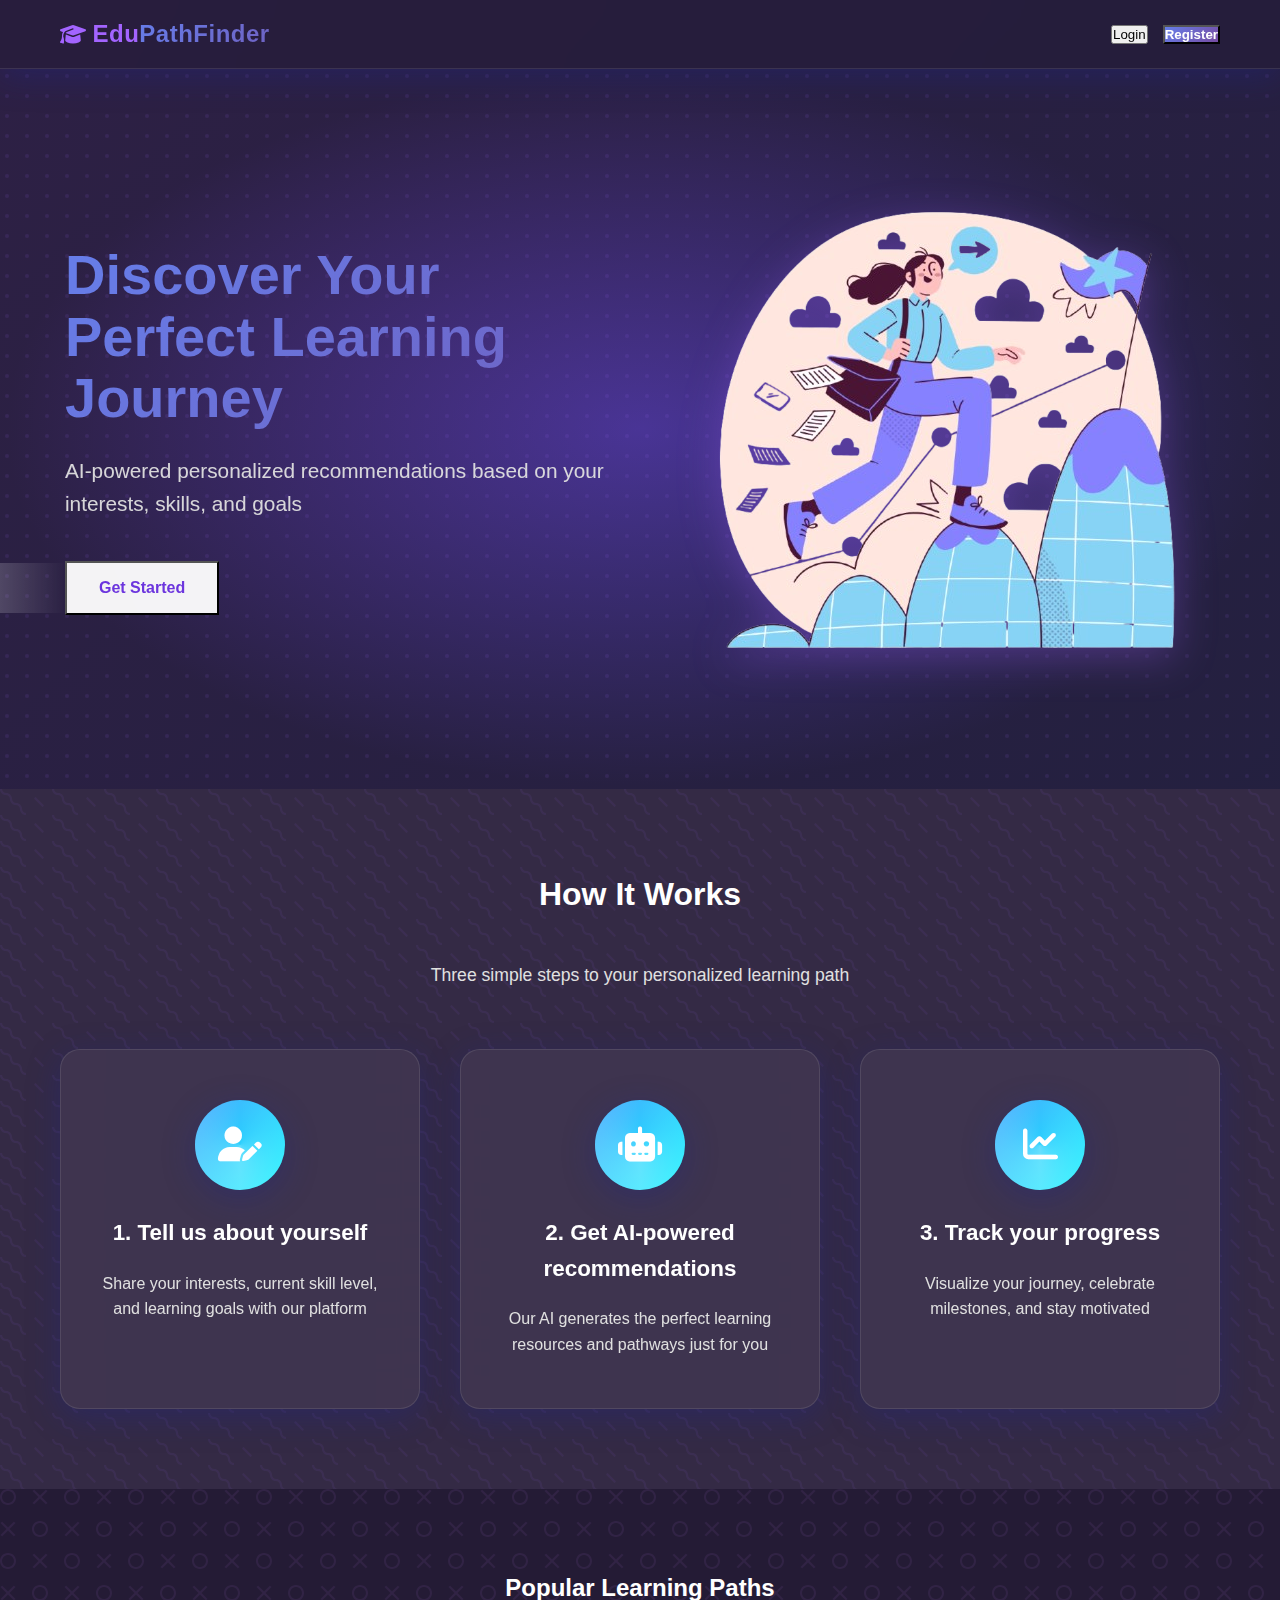
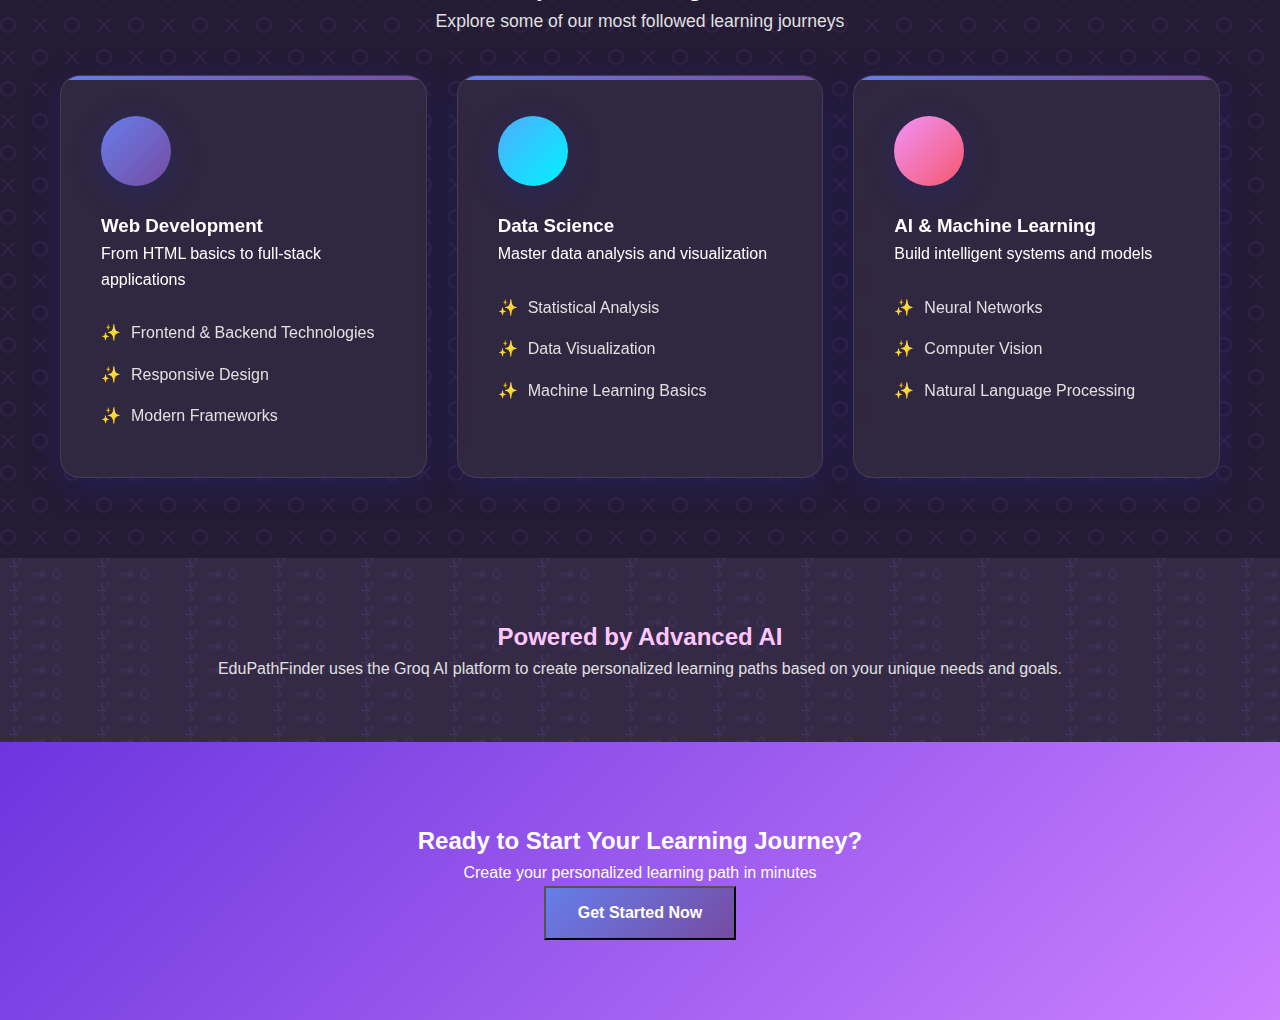
<file: index.html>
<!DOCTYPE html>
<html lang="en">
<head>
    <meta charset="UTF-8">
    <meta name="viewport" content="width=device-width, initial-scale=1.0">
    <title>EduPathFinder</title>
    <link rel="stylesheet" href="styles.css">
    <link rel="stylesheet" href="https://cdnjs.cloudflare.com/ajax/libs/font-awesome/6.4.0/css/all.min.css">
</head>
<body>
    <header>
        <nav>
            <div class="logo"><i class="fas fa-graduation-cap logo-icon"></i> <span class="logo-edu">Edu</span><span class="logo-path">PathFinder</span></div>
            <div id="auth-section">
                <button id="login-btn" class="btn">Login</button>
                <button id="register-btn" class="btn primary">Register</button>
            </div>
            <div id="user-section" style="display: none;">
                <span id="username-display"><i class="fas fa-user-circle"></i> <span id="username-text"></span></span>
                <button id="logout-btn" class="btn">Logout</button>
            </div>
        </nav>
    </header>

    <main>
        <section class="hero">
            <div class="hero-overlay"></div>
            <div class="container">
                <div class="hero-content">
                    <h1>Discover Your Perfect Learning Journey</h1>
                    <p>AI-powered personalized recommendations based on your interests, skills, and goals</p>
                    <button id="get-started-btn" class="btn primary large inverted">Get Started</button>
                </div>
                <div class="hero-image">
                    <img src="image.png" alt="Learning illustration" width="100%" style="max-width: 500px; height: auto; border: none; outline: none; box-shadow: none; display: block;">
                </div>
            </div>
        </section>

        <section class="features">
            <div class="container">
                <h2>How It Works</h2>
                <p class="section-description">Three simple steps to your personalized learning path</p>
                <div class="feature-cards">
                    <div class="card">
                        <div class="card-icon">
                            <i class="fas fa-user-edit"></i>
                        </div>
                        <h3>1. Tell us about yourself</h3>
                        <p>Share your interests, current skill level, and learning goals with our platform</p>
                    </div>
                    <div class="card">
                        <div class="card-icon">
                            <i class="fas fa-robot"></i>
                        </div>
                        <h3>2. Get AI-powered recommendations</h3>
                        <p>Our AI generates the perfect learning resources and pathways just for you</p>
                    </div>
                    <div class="card">
                        <div class="card-icon">
                            <i class="fas fa-chart-line"></i>
                        </div>
                        <h3>3. Track your progress</h3>
                        <p>Visualize your journey, celebrate milestones, and stay motivated</p>
                    </div>
                </div>
            </div>
        </section>
        
        <section class="popular-paths">
            <div class="container">
                <h2>Popular Learning Paths</h2>
                <p class="section-description">Explore some of our most followed learning journeys</p>
                <div class="paths-grid">
                    <div class="path-card">
                        <div class="path-icon web-dev"></div>
                        <h3>Web Development</h3>
                        <p>From HTML basics to full-stack applications</p>
                        <ul class="path-highlights">
                            <li>Frontend & Backend Technologies</li>
                            <li>Responsive Design</li>
                            <li>Modern Frameworks</li>
                        </ul>
                    </div>
                    <div class="path-card">
                        <div class="path-icon data-science"></div>
                        <h3>Data Science</h3>
                        <p>Master data analysis and visualization</p>
                        <ul class="path-highlights">
                            <li>Statistical Analysis</li>
                            <li>Data Visualization</li>
                            <li>Machine Learning Basics</li>
                        </ul>
                    </div>
                    <div class="path-card">
                        <div class="path-icon ai-ml"></div>
                        <h3>AI & Machine Learning</h3>
                        <p>Build intelligent systems and models</p>
                        <ul class="path-highlights">
                            <li>Neural Networks</li>
                            <li>Computer Vision</li>
                            <li>Natural Language Processing</li>
                        </ul>
                    </div>
                </div>
            </div>
        </section>

        <section class="ai-info-simple">
            <div class="container">
                <h2>Powered by Advanced AI</h2>
                <p>EduPathFinder uses the Groq AI platform to create personalized learning paths based on your unique needs and goals.</p>
            </div>
        </section>

        <section class="cta-section">
            <div class="container">
                <h2>Ready to Start Your Learning Journey?</h2>
                <p>Create your personalized learning path in minutes</p>
                <button id="cta-get-started-btn" class="btn primary large">Get Started Now</button>
            </div>
        </section>
    </main>

    <!-- Auth Modal -->
    <div id="auth-modal" class="modal">
        <div class="modal-content">
            <span class="close">&times;</span>
            <div id="login-form">
                <h2>Login</h2>
                <form id="login-form-element">
                    <div class="form-group">
                        <label for="login-email">Email</label>
                        <input type="email" id="login-email" required>
                    </div>
                    <div class="form-group">
                        <label for="login-password">Password</label>
                        <input type="password" id="login-password" required>
                    </div>
                    <button type="submit" class="btn primary">Login</button>
                </form>
                <p>Don't have an account? <a href="#" id="show-register">Register</a></p>
            </div>
            <div id="register-form" style="display: none;">
                <h2>Register</h2>
                <form id="register-form-element">
                    <div class="form-group">
                        <label for="register-name">Full Name</label>
                        <input type="text" id="register-name" required>
                    </div>
                    <div class="form-group">
                        <label for="register-email">Email</label>
                        <input type="email" id="register-email" required>
                    </div>
                    <div class="form-group">
                        <label for="register-password">Password</label>
                        <input type="password" id="register-password" required>
                    </div>
                    <button type="submit" class="btn primary">Register</button>
                </form>
                <p>Already have an account? <a href="#" id="show-login">Login</a></p>
            </div>
        </div>
    </div>

    <script src="auth.js"></script>
    <script src="app.js"></script>
</body>
</html>
</file>
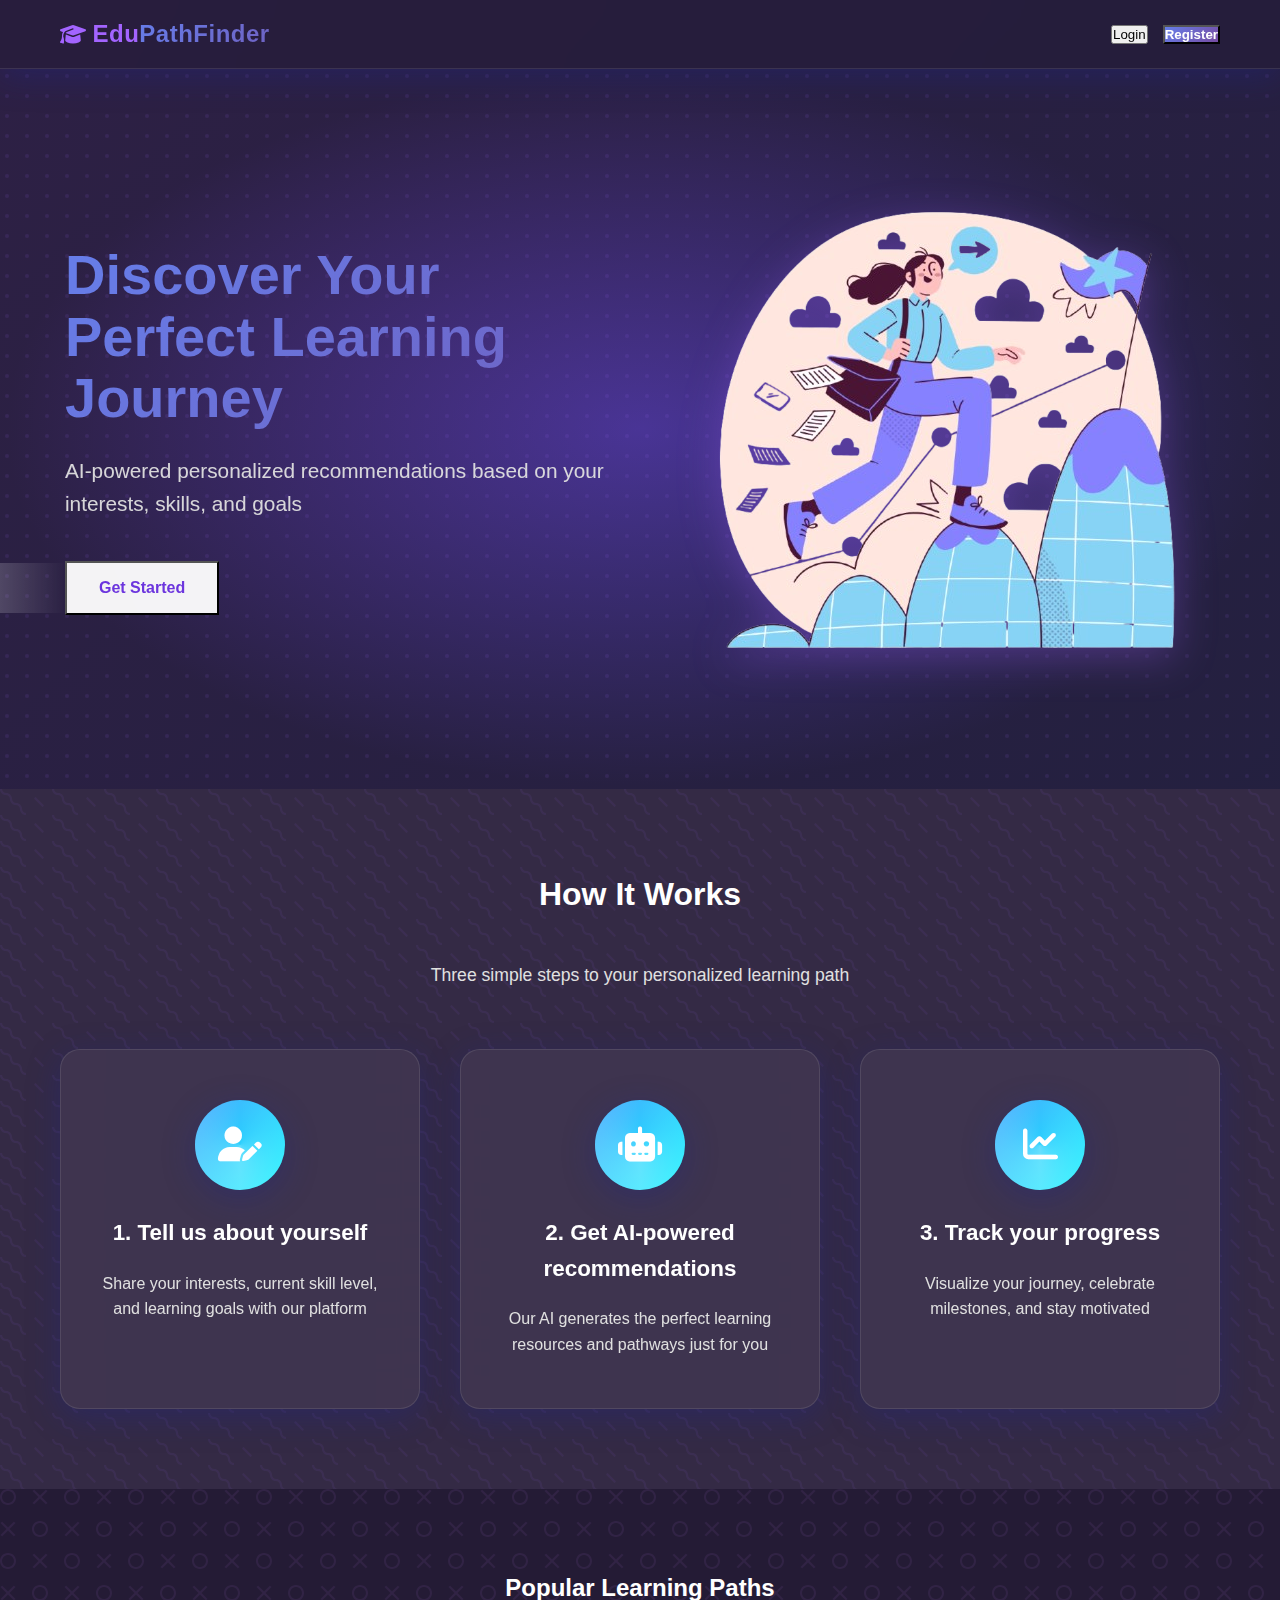
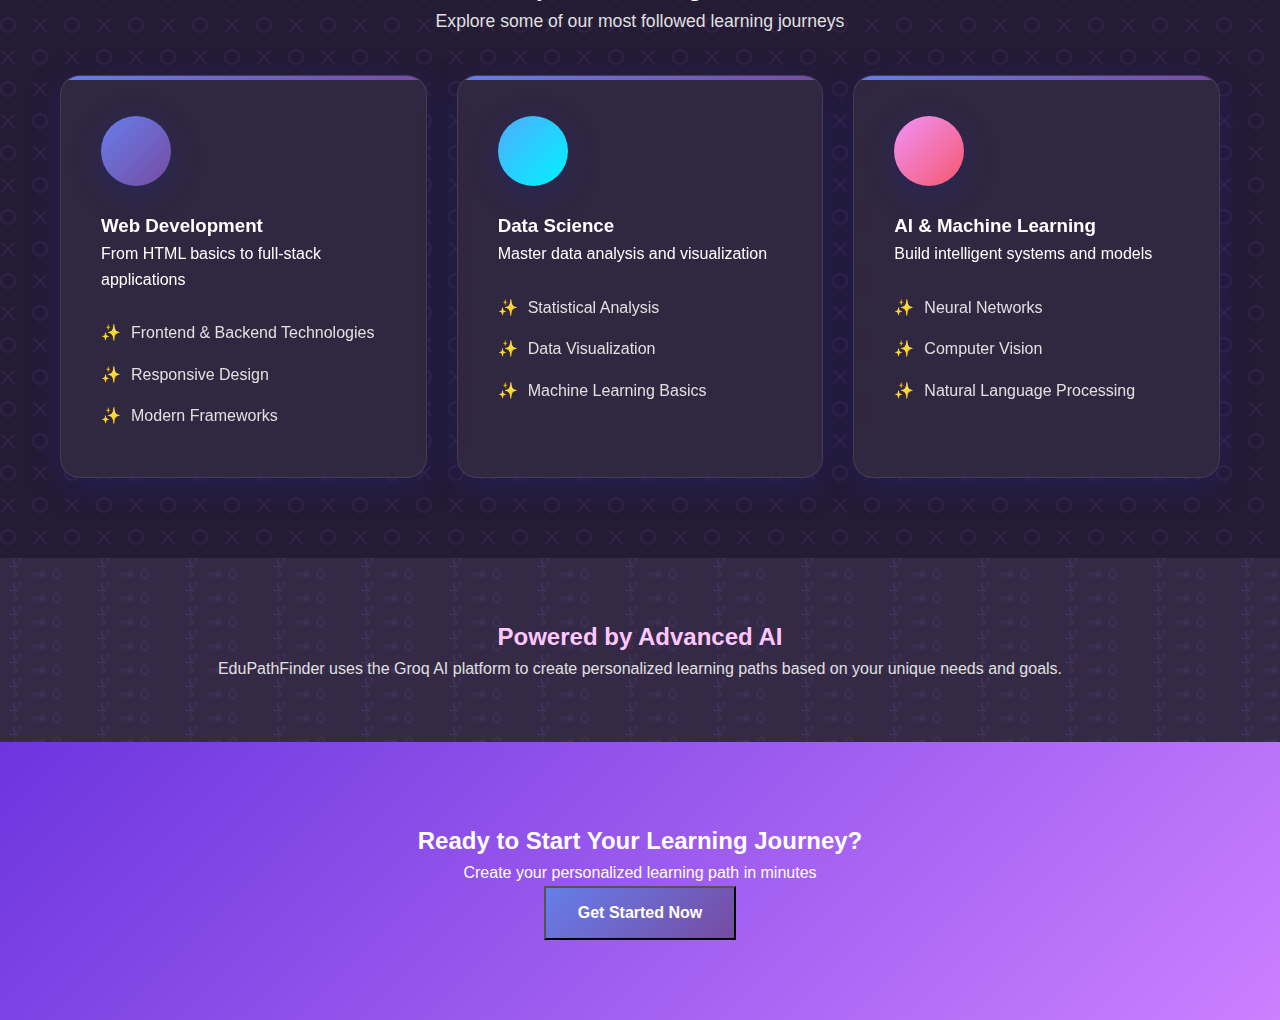
<file: dashboard.html>
<!DOCTYPE html>
<html lang="en">
<head>
    <meta charset="UTF-8">
    <meta name="viewport" content="width=device-width, initial-scale=1.0">
    <title>Dashboard - EduPathFinder</title>
    <link rel="stylesheet" href="styles.css">
</head>
<body>
    <header>
        <nav>
            <div class="logo">EduPathFinder</div>
            <div id="user-section">
                <span id="username-display"></span>
                <button id="logout-btn" class="btn">Logout</button>
            </div>
        </nav>
    </header>

    <main>
        <div class="container dashboard-container">
            <h1>Your Learning Dashboard</h1>
            
            <div class="dashboard-grid">
                <div class="dashboard-sidebar">
                    <div class="user-profile">
                        <h3>Your Profile</h3>
                        <div id="user-preferences">
                            <p><strong>Interests:</strong> <span id="user-interests"></span></p>
                            <p><strong>Level:</strong> <span id="user-level"></span></p>
                            <p><strong>Goal:</strong> <span id="user-goal"></span></p>
                        </div>
                        <div class="button-group">
                            <button id="update-preferences" class="btn">Update Preferences</button>
                            <button id="reset-progress-btn" class="btn danger">Reset Progress</button>
                        </div>
                    </div>
                    
                    <div class="learning-progress">
                        <h3>Progress Overview</h3>
                        <div class="progress-stats">
                            <div class="progress-item">
                                <div class="progress-label">Completed resources</div>
                                <div class="progress-value" id="completed-count">0</div>
                            </div>
                            <div class="progress-item">
                                <div class="progress-label">Overall completion</div>
                                <div class="progress-bar-container">
                                    <div class="progress-bar" id="overall-progress" style="width: 0%"></div>
                                    <div class="progress-percentage" id="progress-percentage">0%</div>
                                </div>
                            </div>
                        </div>
                    </div>
                </div>
                
                <div class="learning-paths">
                    <div class="section-header">
                        <h2>Your Personalized Learning Path</h2>
                        <div class="section-actions">
                            <button id="refresh-recommendations-btn" class="btn">Refresh Recommendations</button>
                            <div id="loading-recommendations" style="display: none;">
                                <div class="loader"></div>
                                <span>Generating recommendations...</span>
                            </div>
                        </div>
                    </div>
                    
                    <div class="path-controls">
                        <div class="search-container">
                            <input type="text" id="resource-search" placeholder="Search resources...">
                        </div>
                        <div class="filter-container">
                            <select id="resource-filter">
                                <option value="all">All Resources</option>
                                <option value="completed">Completed</option>
                                <option value="pending">Pending</option>
                            </select>
                            <select id="type-filter">
                                <option value="all">All Types</option>
                                <option value="Course">Courses</option>
                                <option value="Book">Books</option>
                                <option value="Tutorial">Tutorials</option>
                                <option value="Project">Projects</option>
                            </select>
                        </div>
                    </div>
                    
                    <div id="no-recommendations" style="display: none;">
                        <p>No learning path available. Please update your preferences.</p>
                    </div>
                    
                    <div id="learning-path-container">
                        <!-- Learning path items will be inserted here by JavaScript -->
                    </div>
                </div>
            </div>
        </div>

    </main>

    <script src="auth.js"></script>
    <script src="api.js"></script>
    <script src="dashboard.js"></script>
</body>
</html>
</file>
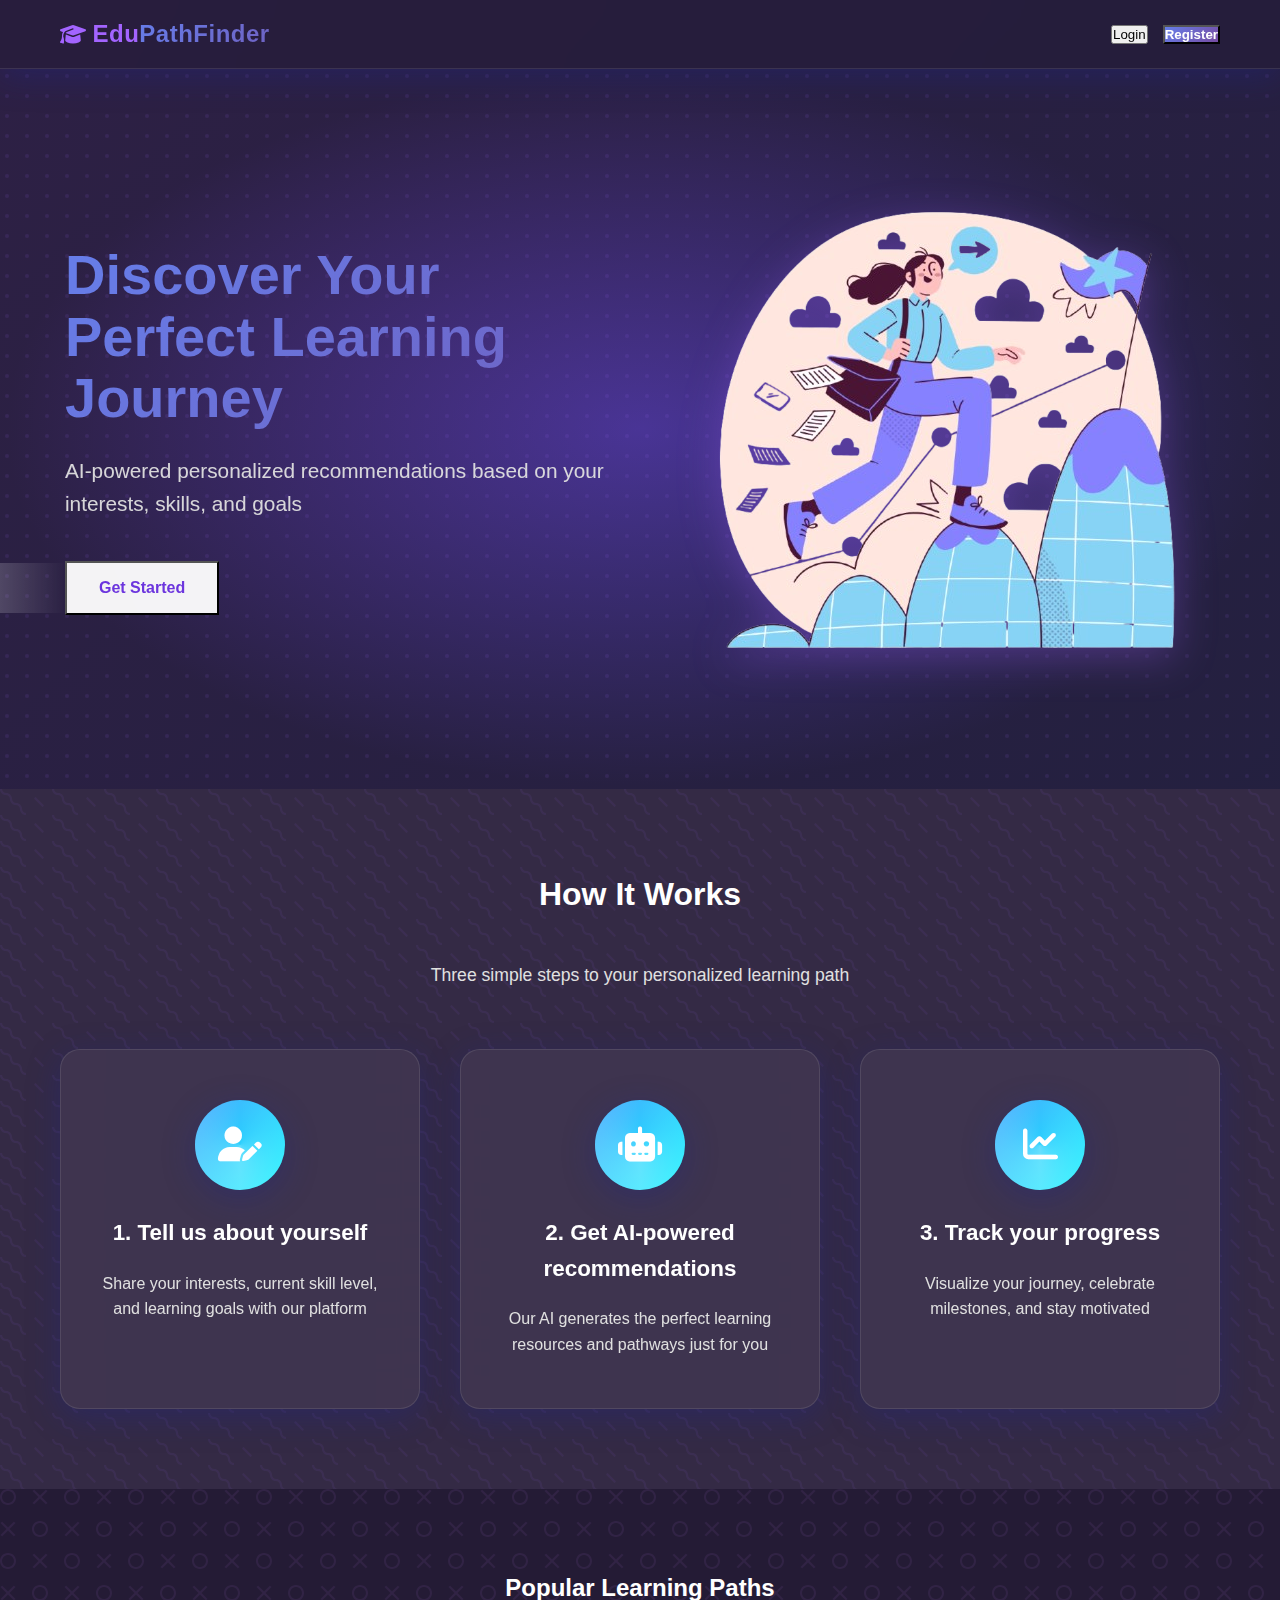
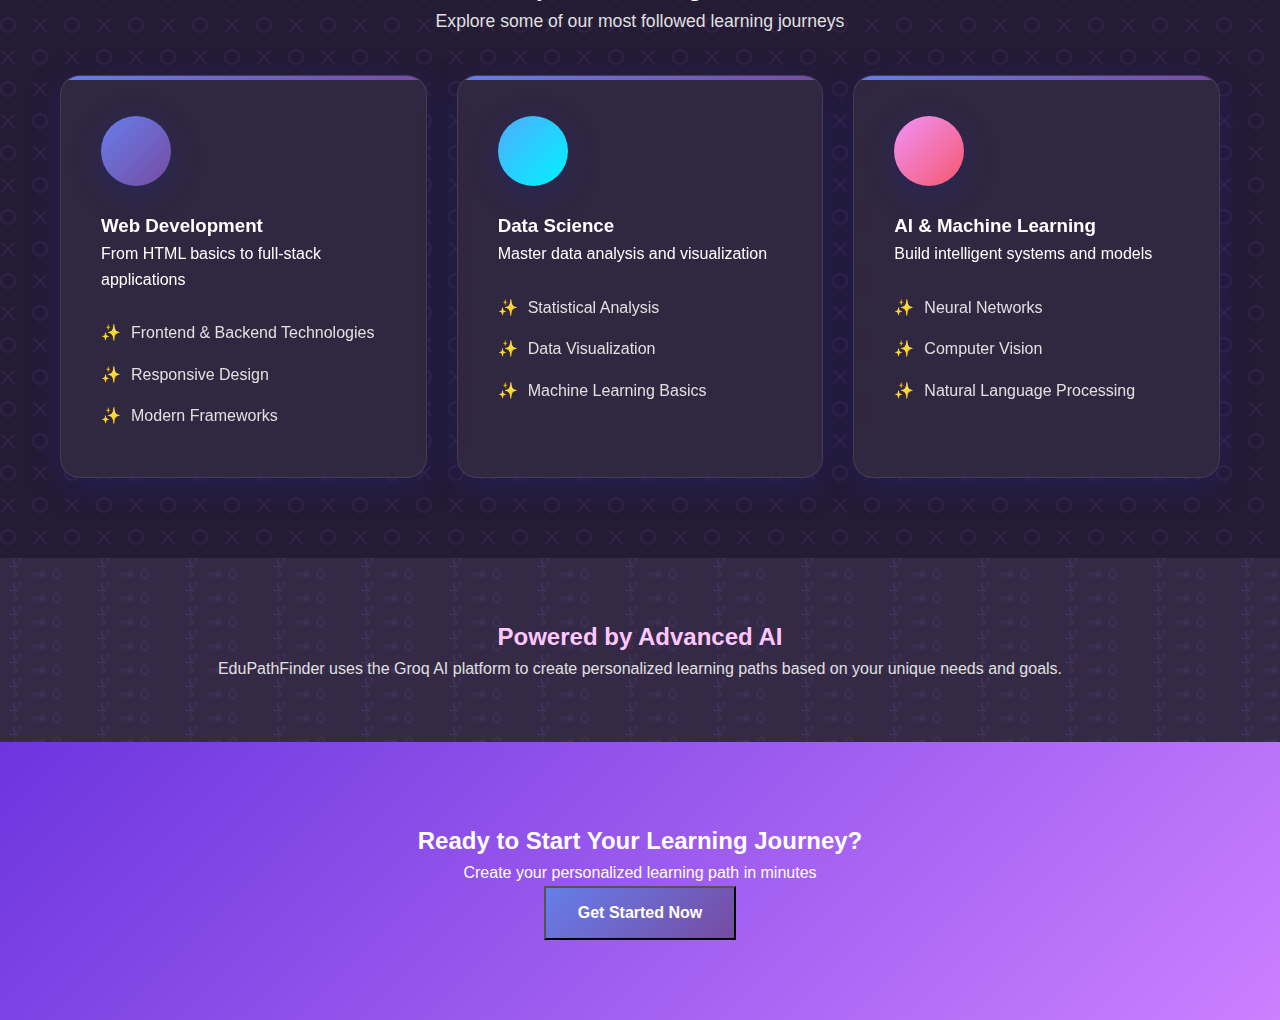
<file: onboarding.html>
<!DOCTYPE html>
<html lang="en">
<head>
    <meta charset="UTF-8">
    <meta name="viewport" content="width=device-width, initial-scale=1.0">
    <title>Get Started - EduPathFinder</title>
    <link rel="stylesheet" href="styles.css">
    <link rel="stylesheet" href="https://cdnjs.cloudflare.com/ajax/libs/font-awesome/6.4.0/css/all.min.css">
</head>
<body>
    <header>
        <nav>
            <div class="logo"><i class="fas fa-graduation-cap logo-icon"></i> <span class="logo-edu">Edu</span><span class="logo-path">PathFinder</span></div>
            <div id="user-section">
                <span id="username-display"><i class="fas fa-user-circle"></i> <span id="username-text"></span></span>
                <button id="logout-btn" class="btn">Logout</button>
            </div>
        </nav>
    </header>

    <main>
        <div class="container">
            <div class="onboarding-container">
                <h1>Tell us about your learning preferences</h1>
                <p>This will help us create personalized recommendations just for you</p>
                
                <form id="preferences-form">
                    <div class="form-group">
                        <label for="interests">What topics are you interested in learning? (Separate with commas)</label>
                        <input type="text" id="interests" placeholder="e.g., Machine Learning, Web Development, Data Science" required>
                    </div>
                    
                    <div class="form-group">
                        <label for="skill-level">What's your current skill level?</label>
                        <select id="skill-level" required>
                            <option value="">Select your level</option>
                            <option value="beginner">Beginner - New to the subject</option>
                            <option value="intermediate">Intermediate - Some knowledge</option>
                            <option value="advanced">Advanced - Solid understanding</option>
                            <option value="expert">Expert - Deep knowledge</option>
                        </select>
                    </div>
                    
                    <div class="form-group">
                        <label for="learning-goal">What is your primary learning goal?</label>
                        <select id="learning-goal" required>
                            <option value="">Select your goal</option>
                            <option value="career">Career advancement</option>
                            <option value="academic">Academic achievement</option>
                            <option value="hobby">Personal interest/hobby</option>
                            <option value="specific-skill">Learn a specific skill</option>
                        </select>
                    </div>
                    
                    <div class="form-group">
                        <label for="time-commitment">How much time can you commit weekly?</label>
                        <select id="time-commitment" required>
                            <option value="">Select time commitment</option>
                            <option value="minimal">Less than 3 hours/week</option>
                            <option value="moderate">3-7 hours/week</option>
                            <option value="substantial">7-15 hours/week</option>
                            <option value="intensive">More than 15 hours/week</option>
                        </select>
                    </div>
                    
                    <div class="form-group">
                        <label for="preferred-resources">What types of learning resources do you prefer?</label>
                        <div class="checkbox-group">
                            <label><input type="checkbox" name="resource-type" value="videos"> Video courses</label>
                            <label><input type="checkbox" name="resource-type" value="books"> Books/E-books</label>
                            <label><input type="checkbox" name="resource-type" value="interactive"> Interactive tutorials</label>
                            <label><input type="checkbox" name="resource-type" value="projects"> Hands-on projects</label>
                            <label><input type="checkbox" name="resource-type" value="articles"> Articles/Blogs</label>
                        </div>
                    </div>
                    
                    <button type="submit" class="btn primary large">Generate My Learning Path</button>
                </form>
            </div>
        </div>
    </main>
    
    <script src="auth.js"></script>
    <script src="onboarding.js"></script>
</body>
</html>
</file>
<file: styles.css>
/* Base Styles */
:root {
    --primary-100:#6c35de;
    --primary-200:#a364ff;
    --primary-300:#ffc7ff;
    --accent-100:#cb80ff;
    --accent-200:#373737;
    --text-100:#ffffff;
    --text-200:#e0e0e0;
    --bg-100:#241b35;
    --bg-200:#342a45;
    --bg-300:#4d425f;
    
    /* New modern color palette */
    --gradient-primary: linear-gradient(135deg, #667eea 0%, #764ba2 100%);
    --gradient-secondary: linear-gradient(135deg, #f093fb 0%, #f5576c 100%);
    --gradient-accent: linear-gradient(135deg, #4facfe 0%, #00f2fe 100%);
    --gradient-warm: linear-gradient(135deg, #fa709a 0%, #fee140 100%);
    --shadow-soft: 0 8px 32px rgba(31, 38, 135, 0.37);
    --shadow-strong: 0 15px 35px rgba(31, 38, 135, 0.5);
    --glass-bg: rgba(255, 255, 255, 0.05);
    --glass-border: rgba(255, 255, 255, 0.1);
}

* {
    margin: 0;
    padding: 0;
    box-sizing: border-box;
}

body {
    font-family: 'Segoe UI', Tahoma, Geneva, Verdana, sans-serif;
    line-height: 1.6;
    color: var(--text-100);
    background: linear-gradient(-45deg, #1a1a2e, #16213e, #0f3460, #533483);
    background-size: 400% 400%;
    animation: gradientShift 15s ease infinite;
    background-attachment: fixed;
    min-height: 100vh;
    overflow-x: hidden;
}

/* Dynamic background animation */
@keyframes gradientShift {
    0% {
        background-position: 0% 50%;
    }
    50% {
        background-position: 100% 50%;
    }
    100% {
        background-position: 0% 50%;
    }
}

/* Smooth transitions for all elements */
*, *::before, *::after {
    transition: all 0.3s cubic-bezier(0.4, 0, 0.2, 1);
}

/* Floating particles animation */
.particles {
    position: fixed;
    top: 0;
    left: 0;
    width: 100%;
    height: 100%;
    pointer-events: none;
    z-index: -1;
}

.particle {
    position: absolute;
    background: var(--primary-200);
    border-radius: 50%;
    animation: float-particle 15s infinite linear;
    opacity: 0.3;
}

.particle:nth-child(1) {
    width: 4px;
    height: 4px;
    left: 10%;
    animation-delay: 0s;
    animation-duration: 20s;
}

.particle:nth-child(2) {
    width: 6px;
    height: 6px;
    left: 20%;
    animation-delay: 2s;
    animation-duration: 18s;
}

.particle:nth-child(3) {
    width: 3px;
    height: 3px;
    left: 30%;
    animation-delay: 4s;
    animation-duration: 22s;
}

.particle:nth-child(4) {
    width: 5px;
    height: 5px;
    left: 40%;
    animation-delay: 6s;
    animation-duration: 16s;
}

.particle:nth-child(5) {
    width: 4px;
    height: 4px;
    left: 50%;
    animation-delay: 8s;
    animation-duration: 24s;
}

.particle:nth-child(6) {
    width: 7px;
    height: 7px;
    left: 60%;
    animation-delay: 10s;
    animation-duration: 19s;
}

.particle:nth-child(7) {
    width: 3px;
    height: 3px;
    left: 70%;
    animation-delay: 12s;
    animation-duration: 17s;
}

.particle:nth-child(8) {
    width: 5px;
    height: 5px;
    left: 80%;
    animation-delay: 14s;
    animation-duration: 21s;
}

.particle:nth-child(9) {
    width: 4px;
    height: 4px;
    left: 90%;
    animation-delay: 16s;
    animation-duration: 23s;
}

@keyframes float-particle {
    0% {
        transform: translateY(100vh) rotate(0deg);
        opacity: 0;
    }
    10% {
        opacity: 0.3;
    }
    90% {
        opacity: 0.3;
    }
    100% {
        transform: translateY(-100vh) rotate(360deg);
        opacity: 0;
    }
}

.container {
    max-width: 1200px;
    margin: 0 auto;
    padding: 0 20px;
}

/* Background Patterns */
.notebook-pattern {
    background-color: var(--bg-200);
    background-image: linear-gradient(var(--bg-300) 1.5px, transparent 1.5px), linear-gradient(to right, var(--bg-300) 1.5px, transparent 1.5px);
    background-size: 30px 30px;
}

.grid-pattern {
    background-color: var(--bg-100);
    background-image: url("data:image/svg+xml,%3Csvg width='40' height='40' viewBox='0 0 40 40' xmlns='http://www.w3.org/2000/svg'%3E%3Cg fill='%23a364ff' fill-opacity='0.15' fill-rule='evenodd'%3E%3Cpath d='M0 38.59l2.83-2.83 1.41 1.41L1.41 40H0v-1.41zM0 1.4l2.83 2.83 1.41-1.41L1.41 0H0v1.41zM38.59 40l-2.83-2.83 1.41-1.41L40 38.59V40h-1.41zM40 1.41l-2.83 2.83-1.41-1.41L38.59 0H40v1.41zM20 18.6l2.83-2.83 1.41 1.41L21.41 20l2.83 2.83-1.41 1.41L20 21.41l-2.83 2.83-1.41-1.41L18.59 20l-2.83-2.83 1.41-1.41L20 18.59z'/%3E%3C/g%3E%3C/svg%3E");
}

.dots-pattern {
    background-color: var(--bg-100);
    background-image: url("data:image/svg+xml,%3Csvg width='20' height='20' viewBox='0 0 20 20' xmlns='http://www.w3.org/2000/svg'%3E%3Cg fill='%23a364ff' fill-opacity='0.15' fill-rule='evenodd'%3E%3Ccircle cx='3' cy='3' r='3'/%3E%3Ccircle cx='13' cy='13' r='3'/%3E%3C/g%3E%3C/svg%3E");
}

.book-pattern {
    background-color: var(--bg-100);
    background-image: url("data:image/svg+xml,%3Csvg xmlns='http://www.w3.org/2000/svg' width='100' height='100' viewBox='0 0 100 100'%3E%3Cg fill-rule='evenodd'%3E%3Cg fill='%23a364ff' fill-opacity='0.15'%3E%3Cpath d='M96 [base64] 0v-9h-9v9h9zm-10 0v-9h-9v9h9zm-10 0v-9h-9v9h9zm-10 0v-9h-9v9h9zm-10 0v-9h-9v9h9zm-10 0v-9h-9v9h9zm-10 0v-9h-9v9h9zm-10 0v-9h-9v9h9zm-9-10h9v-9h-9v9zm10 0h9v-9h-9v9zm10 0h9v-9h-9v9zm10 0h9v-9h-9v9zm10 0h9v-9h-9v9zm10 0h9v-9h-9v9zm10 0h9v-9h-9v9zm10 0h9v-9h-9v9zm9-10v-9h-9v9h9zm-10 0v-9h-9v9h9zm-10 0v-9h-9v9h9zm-10 0v-9h-9v9h9zm-10 0v-9h-9v9h9zm-10 0v-9h-9v9h9zm-10 0v-9h-9v9h9zm-10 0v-9h-9v9h9zm-9-10h9v-9h-9v9zm10 0h9v-9h-9v9zm10 0h9v-9h-9v9zm10 0h9v-9h-9v9zm10 0h9v-9h-9v9zm10 0h9v-9h-9v9zm10 0h9v-9h-9v9zm10 0h9v-9h-9v9zm9-10v-9h-9v9h9zm-10 0v-9h-9v9h9zm-10 0v-9h-9v9h9zm-10 0v-9h-9v9h9zm-10 0v-9h-9v9h9zm-10 0v-9h-9v9h9zm-10 0v-9h-9v9h9zm-10 0v-9h-9v9h9zm-9-10h9v-9h-9v9zm10 0h9v-9h-9v9zm10 0h9v-9h-9v9zm10 0h9v-9h-9v9zm10 0h9v-9h-9v9zm10 0h9v-9h-9v9zm10 0h9v-9h-9v9zm10 0h9v-9h-9v9z'/%3E%3C/g%3E%3C/g%3E%3C/svg%3E");
}

.edu-icons-pattern {
    background-color: var(--bg-100);
    background-image: url("data:image/svg+xml,%3Csvg xmlns='http://www.w3.org/2000/svg' width='60' height='60' viewBox='0 0 60 60'%3E%3Cg fill-rule='evenodd'%3E%3Cg fill='%23a364ff' fill-opacity='0.15'%3E%3Cpath d='M36 34v-4h-2v4h-4v2h4v4h2v-4h4v-2h-4zm0-30V0h-2v4h-4v2h4v4h2V6h4V4h-4zM6 34v-4H4v4H0v2h4v4h2v-4h4v-2H6zM6 4V0H4v4H0v2h4v4h2V6h4V4H6z'/%3E%3C/g%3E%3C/g%3E%3C/svg%3E");
}

/* Navigation */
header {
    background: rgba(36, 27, 53, 0.9);
    backdrop-filter: blur(20px);
    -webkit-backdrop-filter: blur(20px);
    border-bottom: 1px solid var(--glass-border);
    box-shadow: var(--shadow-soft);
    position: sticky;
    top: 0;
    z-index: 1000;
}

nav {
    display: flex;
    justify-content: space-between;
    align-items: center;
    padding: 15px 20px;
    max-width: 1200px;
    margin: 0 auto;
}

.logo {
    display: flex;
    align-items: center;
    font-weight: 700;
    font-size: 1.5rem;
    letter-spacing: 0.5px;
    transform: perspective(1000px) rotateY(0deg);
    transition: transform 0.6s cubic-bezier(0.23, 1, 0.320, 1);
}

.logo:hover {
    transform: perspective(1000px) rotateY(10deg) scale(1.05);
}

.logo-icon {
    color: var(--primary-200);
    margin-right: 6px;
    font-size: 1.3rem;
    animation: pulse 2s infinite;
}

@keyframes pulse {
    0%, 100% {
        transform: scale(1);
    }
    50% {
        transform: scale(1.1);
    }
}

.logo-edu {
    color: var(--primary-200);
    font-weight: 800;
}

.logo-path {
    background: var(--gradient-primary);
    background-clip: text;
    -webkit-background-clip: text;
    -webkit-text-fill-color: transparent;
    background-size: 200% auto;
    animation: shimmer 3s ease-in-out infinite;
}

@keyframes shimmer {
    0%, 100% {
        background-position: 0% center;
    }
    50% {
        background-position: 200% center;
    }
}
}

/* Buttons */
.btn {
    cursor: pointer;
    padding: 12px 24px;
    border: 2px solid transparent;
    border-radius: 50px;
    background: var(--glass-bg);
    backdrop-filter: blur(10px);
    color: var(--text-100);
    font-weight: 600;
    font-size: 14px;
    text-decoration: none;
    display: inline-flex;
    align-items: center;
    justify-content: center;
    position: relative;
    overflow: hidden;
    box-shadow: var(--shadow-soft);
    transition: all 0.4s cubic-bezier(0.23, 1, 0.320, 1);
    border: 1px solid var(--glass-border);
}

.btn::before {
    content: '';
    position: absolute;
    top: 0;
    left: -100%;
    width: 100%;
    height: 100%;
    background: linear-gradient(90deg, transparent, rgba(255,255,255,0.2), transparent);
    transition: left 0.6s;
}

.btn:hover::before {
    left: 100%;
}

.btn:hover {
    transform: translateY(-2px) scale(1.05);
    box-shadow: var(--shadow-strong);
    border-color: var(--primary-200);
}

.btn.primary {
    background: var(--gradient-primary);
    color: white;
    font-weight: 700;
}

.btn.primary:hover {
    background: var(--gradient-secondary);
    transform: translateY(-3px) scale(1.08);
}

.btn.primary.inverted {
    background: rgba(255, 255, 255, 0.95);
    color: var(--primary-100);
    backdrop-filter: blur(20px);
}

.btn.primary.inverted:hover {
    background: rgba(255, 255, 255, 1);
    color: var(--primary-100);
}

.btn.large {
    padding: 16px 32px;
    font-size: 16px;
    font-weight: 700;
}

.btn.danger {
    background: var(--gradient-secondary);
    color: white;
}

.btn.primary.inverted:hover {
    background-color: rgba(255, 255, 255, 0.8);
}

.btn.large {
    padding: 16px 32px;
    font-size: 16px;
    font-weight: 700;
}

.btn.danger {
    background: var(--gradient-secondary);
    color: white;
}

.button-group {
    display: flex;
    gap: 10px;
    margin-top: 15px;
}

#auth-section, #user-section {
    display: flex;
    align-items: center;
    gap: 15px;
}

#user-section {
    background-color: rgba(203, 128, 255, 0.1);
    border-radius: 25px;
    padding: 5px 15px;
    transition: all 0.3s ease;
}

#user-section:hover {
    background-color: rgba(203, 128, 255, 0.2);
}

#username-display {
    display: flex;
    align-items: center;
    font-weight: 500;
    color: var(--primary-200);
}

#username-display i {
    margin-right: 8px;
    color: var(--primary-200);
}

#logout-btn {
    border: none;
    background: transparent;
    color: var(--text-200);
    padding-left: 15px;
    position: relative;
}

#logout-btn::before {
    content: "";
    position: absolute;
    left: 0;
    top: 50%;
    transform: translateY(-50%);
    height: 20px;
    width: 1px;
    background-color: var(--bg-300);
}

#logout-btn:hover {
    color: #FF6B6B;
    background: transparent;
}

#username-display {
    margin-right: 10px;
}

/* Hero Section */
/* Hero Section */
.hero {
    position: relative;
    overflow: hidden;
    min-height: 80vh;
    display: flex;
    align-items: center;
    background: radial-gradient(ellipse at center, rgba(108, 53, 222, 0.3) 0%, rgba(36, 27, 53, 0.8) 70%);
}

.hero::before {
    content: '';
    position: absolute;
    top: 0;
    left: 0;
    right: 0;
    bottom: 0;
    background: url("data:image/svg+xml,%3Csvg width='60' height='60' viewBox='0 0 60 60' xmlns='http://www.w3.org/2000/svg'%3E%3Cg fill='none' fill-rule='evenodd'%3E%3Cg fill='%23a364ff' fill-opacity='0.1'%3E%3Ccircle cx='7' cy='7' r='2'/%3E%3Ccircle cx='27' cy='7' r='2'/%3E%3Ccircle cx='47' cy='7' r='2'/%3E%3Ccircle cx='7' cy='27' r='2'/%3E%3Ccircle cx='27' cy='27' r='2'/%3E%3Ccircle cx='47' cy='27' r='2'/%3E%3Ccircle cx='7' cy='47' r='2'/%3E%3Ccircle cx='27' cy='47' r='2'/%3E%3Ccircle cx='47' cy='47' r='2'/%3E%3C/g%3E%3C/g%3E%3C/svg%3E");
    animation: float 20s ease-in-out infinite;
    z-index: 1;
}

@keyframes float {
    0%, 100% {
        transform: translateY(0px);
    }
    50% {
        transform: translateY(-20px);
    }
}

.hero .container {
    display: flex;
    align-items: center;
    padding: 100px 20px;
    position: relative;
    z-index: 2;
    gap: 50px;
}

.hero-content {
    flex: 1;
    max-width: 600px;
    animation: slideInLeft 1s ease-out;
}

@keyframes slideInLeft {
    from {
        opacity: 0;
        transform: translateX(-50px);
    }
    to {
        opacity: 1;
        transform: translateX(0);
    }
}

.hero-image {
    flex: 1;
    display: flex;
    justify-content: center;
    align-items: center;
    animation: slideInRight 1s ease-out;
}

@keyframes slideInRight {
    from {
        opacity: 0;
        transform: translateX(50px);
    }
    to {
        opacity: 1;
        transform: translateX(0);
    }
}

.hero-image img {
    max-width: 100%;
    height: auto;
    border-radius: 20px;
    box-shadow: 0 25px 60px rgba(108, 53, 222, 0.4);
    transition: all 0.6s cubic-bezier(0.23, 1, 0.320, 1);
    filter: drop-shadow(0 10px 20px rgba(163, 100, 255, 0.3));
}

.hero-image img:hover {
    transform: translateY(-10px) scale(1.05);
    box-shadow: 0 35px 80px rgba(108, 53, 222, 0.6);
}

.hero h1 {
    font-size: 3.5rem;
    margin-bottom: 25px;
    line-height: 1.1;
    background: var(--gradient-primary);
    background-clip: text;
    -webkit-background-clip: text;
    -webkit-text-fill-color: transparent;
    background-size: 200% auto;
    animation: textShimmer 4s ease-in-out infinite alternate;
}

@keyframes textShimmer {
    0% {
        background-position: 0% center;
    }
    100% {
        background-position: 200% center;
    }
}

.hero p {
    font-size: 1.3rem;
    max-width: 600px;
    margin: 0 0 40px;
    opacity: 0.95;
    line-height: 1.6;
    color: var(--text-200);
}

/* Features Section */
.features {
    padding: 80px 0;
    text-align: center;
    background-color: var(--bg-200);
    background-image: url("data:image/svg+xml,%3Csvg width='52' height='26' viewBox='0 0 52 26' xmlns='http://www.w3.org/2000/svg'%3E%3Cg fill='none' fill-rule='evenodd'%3E%3Cg fill='%23a364ff' fill-opacity='0.07'%3E%3Cpath d='M10 10c0-2.21-1.79-4-4-4-3.314 0-6-2.686-6-6h2c0 2.21 1.79 4 4 4 3.314 0 6 2.686 6 6 0 2.21 1.79 4 4 4 3.314 0 6 2.686 6 6 0 2.21 1.79 4 4 4v2c-3.314 0-6-2.686-6-6 0-2.21-1.79-4-4-4-3.314 0-6-2.686-6-6zm25.464-1.95l8.486 8.486-1.414 1.414-8.486-8.486 1.414-1.414z' /%3E%3C/g%3E%3C/g%3E%3C/svg%3E");
}

.features h2 {
    margin-bottom: 40px;
    font-size: 2rem;
    color: var(--text-100);
}

.section-description {
    max-width: 700px;
    margin: 0 auto 40px;
    color: var(--text-200);
    font-size: 1.1rem;
}

.feature-cards {
    display: flex;
    justify-content: center;
    gap: 40px;
    flex-wrap: wrap;
    margin-top: 60px;
}

.card-icon {
    background: var(--gradient-accent);
    color: white;
    width: 90px;
    height: 90px;
    border-radius: 50%;
    display: flex;
    justify-content: center;
    align-items: center;
    margin: 0 auto 25px;
    box-shadow: var(--shadow-soft);
    transition: all 0.4s cubic-bezier(0.23, 1, 0.320, 1);
    position: relative;
    overflow: hidden;
}

.card-icon::before {
    content: '';
    position: absolute;
    top: -50%;
    left: -50%;
    width: 200%;
    height: 200%;
    background: conic-gradient(from 0deg, transparent, rgba(255,255,255,0.3), transparent);
    animation: rotate 4s linear infinite;
}

@keyframes rotate {
    from {
        transform: rotate(0deg);
    }
    to {
        transform: rotate(360deg);
    }
}

.card-icon i {
    font-size: 35px;
    z-index: 1;
    position: relative;
}

.card {
    background: var(--glass-bg);
    backdrop-filter: blur(20px);
    -webkit-backdrop-filter: blur(20px);
    border: 1px solid var(--glass-border);
    border-radius: 20px;
    padding: 50px 40px;
    box-shadow: var(--shadow-soft);
    flex: 1;
    min-width: 280px;
    max-width: 380px;
    transition: all 0.6s cubic-bezier(0.23, 1, 0.320, 1);
    text-align: center;
    position: relative;
    overflow: hidden;
}

.card::before {
    content: '';
    position: absolute;
    top: 0;
    left: 0;
    right: 0;
    height: 3px;
    background: var(--gradient-primary);
    transform: scaleX(0);
    transition: transform 0.6s ease;
}

.card:hover::before {
    transform: scaleX(1);
}

.card:hover {
    transform: translateY(-15px) scale(1.05);
    box-shadow: var(--shadow-strong);
    border-color: var(--primary-200);
}

.card:hover .card-icon {
    transform: scale(1.1) rotate(360deg);
}

.card h3 {
    margin-bottom: 20px;
    color: var(--text-100);
    font-size: 1.4rem;
    font-weight: 600;
}

.card p {
    color: var(--text-200);
    line-height: 1.6;
    font-size: 1rem;
}

/* Popular Paths Section */
.popular-paths {
    padding: 80px 0;
    background-color: var(--bg-100);
    text-align: center;
    background-image: url("data:image/svg+xml,%3Csvg width='64' height='64' viewBox='0 0 64 64' xmlns='http://www.w3.org/2000/svg'%3E%3Cpath d='M8 16c4.418 0 8-3.582 8-8s-3.582-8-8-8-8 3.582-8 8 3.582 8 8 8zm0-2c3.314 0 6-2.686 6-6s-2.686-6-6-6-6 2.686-6 6 2.686 6 6 6zm33.414-6l5.95-5.95L45.95.636 40 6.586 34.05.636 32.636 2.05 38.586 8l-5.95 5.95 1.414 1.414L40 9.414l5.95 5.95 1.414-1.414L41.414 8zM40 48c4.418 0 8-3.582 8-8s-3.582-8-8-8-8 3.582-8 8 3.582 8 8 8zm0-2c3.314 0 6-2.686 6-6s-2.686-6-6-6-6 2.686-6 6 2.686 6 6 6zM9.414 40l5.95-5.95-1.414-1.414L8 38.586l-5.95-5.95L.636 34.05 6.586 40l-5.95 5.95 1.414 1.414L8 41.414l5.95 5.95 1.414-1.414L9.414 40z' fill='%23cb80ff' fill-opacity='0.08' fill-rule='evenodd'/%3E%3C/svg%3E");
}

.paths-grid {
    display: flex;
    justify-content: center;
    gap: 30px;
    flex-wrap: wrap;
    margin-top: 40px;
}

.path-card {
    background: var(--glass-bg);
    backdrop-filter: blur(20px);
    -webkit-backdrop-filter: blur(20px);
    border: 1px solid var(--glass-border);
    border-radius: 20px;
    padding: 40px;
    box-shadow: var(--shadow-soft);
    flex: 1;
    min-width: 280px;
    max-width: 380px;
    transition: all 0.6s cubic-bezier(0.23, 1, 0.320, 1);
    text-align: left;
    position: relative;
    overflow: hidden;
}

.path-card::before {
    content: '';
    position: absolute;
    top: 0;
    left: 0;
    right: 0;
    height: 4px;
    background: var(--gradient-primary);
    transition: all 0.6s ease;
}

.path-card:hover {
    transform: translateY(-10px) scale(1.02);
    box-shadow: var(--shadow-strong);
    border-color: var(--primary-200);
}

.path-card:hover::before {
    height: 8px;
    background: var(--gradient-secondary);
}

.path-icon {
    width: 70px;
    height: 70px;
    border-radius: 50%;
    margin-bottom: 25px;
    background-position: center;
    background-size: cover;
    display: flex;
    align-items: center;
    justify-content: center;
    font-size: 30px;
    color: white;
    box-shadow: var(--shadow-soft);
    transition: all 0.4s ease;
}

.path-card:hover .path-icon {
    transform: scale(1.1) rotate(5deg);
}

.path-icon.web-dev {
    background: var(--gradient-primary);
}

.path-icon.data-science {
    background: var(--gradient-accent);
}

.path-icon.ai-ml {
    background: var(--gradient-secondary);
}

.path-highlights {
    list-style-type: none;
    padding: 0;
    margin-top: 20px;
}

.path-highlights li {
    padding: 8px 0;
    position: relative;
    padding-left: 30px;
    color: var(--text-200);
    transition: color 0.3s ease;
}

.path-highlights li::before {
    content: "✨";
    position: absolute;
    left: 0;
    animation: sparkle 2s ease-in-out infinite alternate;
}

@keyframes sparkle {
    0% {
        transform: scale(1);
    }
    100% {
        transform: scale(1.2);
    }
}

.path-card:hover .path-highlights li {
    color: var(--text-100);
}

/* Forms */
.form-group {
    margin-bottom: 25px;
    position: relative;
}

.form-group label {
    display: block;
    margin-bottom: 12px;
    font-weight: 600;
    color: var(--text-100);
    font-size: 1rem;
    transition: color 0.3s ease;
}

.form-group input, .form-group select {
    width: 100%;
    padding: 16px 20px;
    background: var(--glass-bg);
    backdrop-filter: blur(10px);
    border: 2px solid var(--glass-border);
    border-radius: 15px;
    font-size: 16px;
    color: var(--text-100);
    transition: all 0.4s cubic-bezier(0.23, 1, 0.320, 1);
    box-shadow: var(--shadow-soft);
}

.form-group input:focus, .form-group select:focus {
    outline: none;
    border-color: var(--primary-200);
    box-shadow: 0 0 25px rgba(163, 100, 255, 0.3);
    transform: scale(1.02);
    background: rgba(255, 255, 255, 0.08);
}

.form-group input::placeholder {
    color: var(--text-200);
    opacity: 0.7;
}

.checkbox-group {
    display: flex;
    flex-direction: column;
    gap: 15px;
    background: rgba(255, 255, 255, 0.02);
    padding: 20px;
    border-radius: 15px;
    border: 1px solid var(--glass-border);
}

.checkbox-group label {
    display: flex;
    align-items: center;
    font-weight: 500;
    cursor: pointer;
    padding: 10px;
    border-radius: 10px;
    transition: all 0.3s ease;
    position: relative;
}

.checkbox-group label:hover {
    background: rgba(163, 100, 255, 0.1);
    transform: translateX(5px);
}

.checkbox-group input {
    width: 20px;
    height: 20px;
    margin-right: 15px;
    border-radius: 6px;
    border: 2px solid var(--primary-200);
    background: transparent;
    appearance: none;
    cursor: pointer;
    position: relative;
    transition: all 0.3s ease;
}

.checkbox-group input:checked {
    background: var(--gradient-primary);
    border-color: var(--primary-200);
    transform: scale(1.1);
}

.checkbox-group input:checked::after {
    content: '✓';
    position: absolute;
    top: 50%;
    left: 50%;
    transform: translate(-50%, -50%);
    color: white;
    font-size: 12px;
    font-weight: bold;
}

/* Modal */
.modal {
    display: none;
    position: fixed;
    z-index: 1000;
    left: 0;
    top: 0;
    width: 100%;
    height: 100%;
    background-color: rgba(0, 0, 0, 0.5);
}

.modal-content {
    background-color: var(--bg-200);
    color: var(--text-100);
    margin: 10% auto;
    padding: 30px;
    border-radius: 10px;
    max-width: 500px;
    box-shadow: 0 5px 15px rgba(0, 0, 0, 0.2);
}

.close {
    color: var(--text-200);
    float: right;
    font-size: 28px;
    font-weight: bold;
    cursor: pointer;
}

close:hover {
    color: var(--text-100);
}

#login-form, #register-form {
    margin-top: 20px;
}

#login-form p, #register-form p {
    margin-top: 20px;
    text-align: center;
    color: var(--text-200);
}

#login-form a, #register-form a {
    color: var(--primary-300);
}

/* Onboarding */
.onboarding-container {
    background: var(--glass-bg);
    backdrop-filter: blur(20px);
    -webkit-backdrop-filter: blur(20px);
    border: 1px solid var(--glass-border);
    border-radius: 25px;
    padding: 50px;
    box-shadow: var(--shadow-strong);
    max-width: 900px;
    margin: 40px auto;
    position: relative;
    overflow: hidden;
    animation: slideInUp 1s ease-out;
}

.onboarding-container::before {
    content: '';
    position: absolute;
    top: 0;
    left: 0;
    right: 0;
    height: 4px;
    background: var(--gradient-primary);
}

.onboarding-container h1 {
    margin-bottom: 15px;
    text-align: center;
    color: var(--text-100);
    font-size: 2.5rem;
    font-weight: 700;
    background: var(--gradient-primary);
    background-clip: text;
    -webkit-background-clip: text;
    -webkit-text-fill-color: transparent;
}

.onboarding-container p {
    margin-bottom: 40px;
    text-align: center;
    color: var(--text-200);
    font-size: 1.1rem;
    line-height: 1.6;
}

#preferences-form {
    animation: fadeIn 1.2s ease-out 0.3s both;
}

#preferences-form button {
    margin-top: 30px;
    width: 100%;
    padding: 18px;
    font-size: 1.1rem;
    font-weight: 700;
    position: relative;
    overflow: hidden;
}

#preferences-form button::before {
    content: '';
    position: absolute;
    top: 50%;
    left: 50%;
    width: 0;
    height: 0;
    background: rgba(255, 255, 255, 0.2);
    border-radius: 50%;
    transform: translate(-50%, -50%);
    transition: all 0.6s ease;
}

#preferences-form button:hover::before {
    width: 300px;
    height: 300px;
}

@keyframes slideInUp {
    from {
        opacity: 0;
        transform: translateY(50px);
    }
    to {
        opacity: 1;
        transform: translateY(0);
    }
}

@keyframes fadeIn {
    from {
        opacity: 0;
    }
    to {
        opacity: 1;
    }
}

/* Dashboard */
.dashboard-container {
    padding: 40px 0;
    min-height: 100vh;
}

.dashboard-container h1 {
    margin-bottom: 40px;
    text-align: center;
    color: var(--text-100);
    font-size: 2.5rem;
    background: var(--gradient-primary);
    background-clip: text;
    -webkit-background-clip: text;
    -webkit-text-fill-color: transparent;
    animation: fadeInDown 1s ease-out;
}

@keyframes fadeInDown {
    from {
        opacity: 0;
        transform: translateY(-30px);
    }
    to {
        opacity: 1;
        transform: translateY(0);
    }
}

.dashboard-grid {
    display: grid;
    grid-template-columns: 320px 1fr;
    gap: 40px;
    animation: fadeInUp 1s ease-out 0.2s both;
}

@keyframes fadeInUp {
    from {
        opacity: 0;
        transform: translateY(30px);
    }
    to {
        opacity: 1;
        transform: translateY(0);
    }
}

.dashboard-sidebar {
    background: var(--glass-bg);
    backdrop-filter: blur(20px);
    -webkit-backdrop-filter: blur(20px);
    border: 1px solid var(--glass-border);
    border-radius: 20px;
    box-shadow: var(--shadow-soft);
    padding: 30px;
    height: fit-content;
    position: sticky;
    top: 100px;
}

.user-profile, .learning-progress {
    padding: 25px 0;
    border-bottom: 1px solid var(--glass-border);
    position: relative;
}

.user-profile::before, .learning-progress::before {
    content: '';
    position: absolute;
    top: 0;
    left: -30px;
    right: -30px;
    height: 1px;
    background: var(--gradient-primary);
    opacity: 0.5;
}

.user-profile h3, .learning-progress h3 {
    margin-bottom: 20px;
    color: var(--text-100);
    font-size: 1.3rem;
    font-weight: 600;
    display: flex;
    align-items: center;
    gap: 10px;
}

.user-profile h3::before {
    content: '👤';
    font-size: 1.2rem;
}

.learning-progress h3::before {
    content: '📊';
    font-size: 1.2rem;
}

#update-preferences {
    margin-top: 20px;
    width: 100%;
}

.progress-stats {
    margin-top: 25px;
}

.progress-item {
    margin-bottom: 20px;
    padding: 15px;
    background: rgba(255, 255, 255, 0.02);
    border-radius: 12px;
    border: 1px solid var(--glass-border);
}

.progress-label {
    margin-bottom: 8px;
    color: var(--text-200);
    font-size: 0.9rem;
    text-transform: uppercase;
    letter-spacing: 0.5px;
}

.progress-value {
    font-size: 2rem;
    font-weight: 800;
    background: var(--gradient-accent);
    background-clip: text;
    -webkit-background-clip: text;
    -webkit-text-fill-color: transparent;
    animation: countUp 2s ease-out;
}

@keyframes countUp {
    from {
        transform: scale(0.5);
        opacity: 0;
    }
    to {
        transform: scale(1);
        opacity: 1;
    }
}

.progress-bar-container {
    background: rgba(255, 255, 255, 0.1);
    border-radius: 25px;
    height: 12px;
    position: relative;
    overflow: hidden;
}

.progress-bar-container::before {
    content: '';
    position: absolute;
    top: 0;
    left: 0;
    right: 0;
    bottom: 0;
    background: linear-gradient(90deg, transparent, rgba(255,255,255,0.2), transparent);
    animation: shimmerProgress 2s ease-in-out infinite;
}

@keyframes shimmerProgress {
    0% {
        transform: translateX(-100%);
    }
    100% {
        transform: translateX(100%);
    }
}

.progress-bar {
    background: var(--gradient-primary);
    height: 100%;
    border-radius: 25px;
    transition: width 1s cubic-bezier(0.4, 0, 0.2, 1);
    position: relative;
    box-shadow: 0 0 20px rgba(163, 100, 255, 0.5);
}

.progress-percentage {
    position: absolute;
    right: 0;
    top: -20px;
    font-weight: bold;
}

.learning-paths {
    background: var(--glass-bg);
    backdrop-filter: blur(20px);
    -webkit-backdrop-filter: blur(20px);
    border: 1px solid var(--glass-border);
    border-radius: 20px;
    box-shadow: var(--shadow-soft);
    padding: 40px;
    position: relative;
    overflow: hidden;
}

.learning-paths::before {
    content: '';
    position: absolute;
    top: 0;
    left: 0;
    right: 0;
    height: 3px;
    background: var(--gradient-primary);
}

.section-header {
    display: flex;
    justify-content: space-between;
    align-items: center;
    margin-bottom: 30px;
    flex-wrap: wrap;
    gap: 20px;
}

.section-header h2 {
    color: var(--text-100);
    font-size: 1.8rem;
    font-weight: 600;
    margin: 0;
}

#loading-recommendations {
    display: flex;
    align-items: center;
    gap: 10px;
    color: var(--text-200);
}

.loader {
    border: 3px solid var(--bg-300);
    border-top: 3px solid var(--primary-300);
    border-radius: 50%;
    width: 20px;
    height: 20px;
    animation: spin 1s linear infinite;
}

@keyframes spin {
    0% { transform: rotate(0deg); }
    100% { transform: rotate(360deg); }
}

.learning-path-item {
    background: var(--glass-bg);
    backdrop-filter: blur(20px);
    -webkit-backdrop-filter: blur(20px);
    border: 1px solid var(--glass-border);
    border-radius: 16px;
    padding: 25px;
    margin-bottom: 20px;
    transition: all 0.4s cubic-bezier(0.23, 1, 0.320, 1);
    position: relative;
    overflow: hidden;
    box-shadow: var(--shadow-soft);
}

.learning-path-item::before {
    content: '';
    position: absolute;
    top: 0;
    left: 0;
    right: 0;
    height: 3px;
    background: var(--gradient-primary);
    transform: scaleX(0);
    transition: transform 0.4s ease;
}

.learning-path-item:hover {
    transform: translateY(-5px);
    box-shadow: var(--shadow-strong);
    border-color: var(--primary-200);
}

.learning-path-item:hover::before {
    transform: scaleX(1);
}

.learning-path-item.completed {
    background: rgba(163, 100, 255, 0.1);
    border-color: var(--primary-200);
}

.learning-path-item.completed::before {
    background: var(--gradient-secondary);
    transform: scaleX(1);
}

.learning-path-item.completed .item-title::after {
    content: '✅';
    margin-left: 10px;
    animation: bounce 0.6s ease;
}

@keyframes bounce {
    0%, 100% {
        transform: scale(1);
    }
    50% {
        transform: scale(1.2);
    }
}

.item-header {
    display: flex;
    justify-content: space-between;
    align-items: center;
    margin-bottom: 20px;
}

.item-title {
    font-weight: 700;
    font-size: 1.2rem;
    color: var(--text-100);
    transition: color 0.3s ease;
}

.learning-path-item:hover .item-title {
    color: var(--primary-200);
}

.item-type {
    background: var(--gradient-accent);
    color: white;
    padding: 6px 16px;
    border-radius: 25px;
    font-size: 11px;
    font-weight: 600;
    text-transform: uppercase;
    letter-spacing: 0.5px;
    box-shadow: 0 4px 15px rgba(79, 172, 254, 0.3);
}

.item-description {
    margin-bottom: 20px;
    color: var(--text-200);
    line-height: 1.6;
}

.item-details {
    display: flex;
    align-items: center;
    gap: 15px;
    margin-bottom: 20px;
    flex-wrap: wrap;
}

.item-time {
    color: var(--text-200);
    font-size: 0.9rem;
}

.item-badges {
    display: flex;
    gap: 10px;
}

.item-link {
    background: var(--gradient-primary);
    color: white;
    text-decoration: none;
    padding: 10px 20px;
    border-radius: 25px;
    font-weight: 600;
    font-size: 0.9rem;
    transition: all 0.3s ease;
    display: inline-flex;
    align-items: center;
    gap: 8px;
    box-shadow: 0 4px 15px rgba(108, 53, 222, 0.3);
}

.item-link:hover {
    transform: translateY(-2px);
    box-shadow: 0 6px 20px rgba(108, 53, 222, 0.4);
    background: var(--gradient-secondary);
}

.item-link::after {
    content: '↗';
    font-size: 1rem;
}

.completion-toggle {
    display: flex;
    align-items: center;
    gap: 12px;
    margin-top: 20px;
    padding: 15px;
    background: rgba(255, 255, 255, 0.02);
    border-radius: 12px;
    border: 1px solid var(--glass-border);
}

.completion-toggle label {
    cursor: pointer;
    color: var(--text-200);
    font-weight: 500;
    transition: color 0.3s ease;
}

.completion-toggle:hover label {
    color: var(--text-100);
}

.completion-toggle input[type="checkbox"] {
    width: 20px;
    height: 20px;
    border-radius: 4px;
    border: 2px solid var(--primary-200);
    background: transparent;
    appearance: none;
    cursor: pointer;
    position: relative;
    transition: all 0.3s ease;
}

.completion-toggle input[type="checkbox"]:checked {
    background: var(--gradient-primary);
    border-color: var(--primary-200);
}

.completion-toggle input[type="checkbox"]:checked::after {
    content: '✓';
    position: absolute;
    top: 50%;
    left: 50%;
    transform: translate(-50%, -50%);
    color: white;
    font-size: 12px;
    font-weight: bold;
}

/* AI Info Section */
.ai-info-simple {
    background-color: var(--bg-200);
    padding: 60px 0;
    text-align: center;
    background-image: url("data:image/svg+xml,%3Csvg xmlns='http://www.w3.org/2000/svg' width='88' height='24' viewBox='0 0 88 24'%3E%3Cg fill-rule='evenodd'%3E%3Cg fill='%23a364ff' fill-opacity='0.15'%3E%3Cpath d='M41 16.67c0-.92-.459-1.334-1-1.334-.49.006-.922.384-1 .852-.078-.496-.55-.898-1-.898-.918 0-1 .448-1 1.546v2.17h-1v-3.35c0-.73-.289-1-1-1-.711 0-1 .27-1 1v3.35h-1v-4.77h1v.643c.223-.398.542-.569 1-.569.823 0 1.151.278 1.271.868.475-1.038 2.271-.85 2.729.071.35-.703.825-.97 1.5-.9.472.048.851.292 1.14.732.046-.364.245-.58.598-.651.53-.107 1.069.207 1.137.743l.003.047c.297-.208.622-.311.975-.311.759 0 1.377.617 1.377 1.377 0 .621-.439 1.165-1.08 1.31l-.474.095v1.385h-1v-1.24l.456-.093c.262-.054.448-.282.448-.548 0-.265-.215-.48-.48-.48-1.464 0-1.304 2.293-2.72 2.293-.103 0-.204-.01-.3-.029-.182-.032-.595-.116-.595-.669 0-.332.304-.618.71-.688.33-.058.742.012.962.31.03-.237.038-.478.036-.723-.091.275-.253.507-.5.685-.248.178-.554.273-.915.273-.708 0-1.349-.411-1.349-1.33zm16 4.33c-2.208 0-4-1.792-4-4v-2c0-2.208 1.792-4 4-4s4 1.792 4 4v2c0 2.208-1.792 4-4 4zm0-9c-1.654 0-3 1.346-3 3v2c0 1.654 1.346 3 3 3s3-1.346 3-3v-2c0-1.654-1.346-3-3-3zm-40-5c-2.208 0-4-1.792-4-4V1c0-2.21 1.79-4 4-4 2.208 0 4 1.792 4 4v.997c0 2.208-1.792 4-4 4zm0-7.994c-1.653 0-3 1.345-3 3v1c0 1.653 1.345 3 3 3 1.653 0 3-1.345 3-3V3c0-1.653-1.345-3-3-3zM16 16.67c0-.92-.46-1.334-1-1.334-.544 0-1 .414-1 1.334 0 .92.456 1.33 1 1.33.54 0 1-.41 1-1.33zm-3 0c0-1.277.816-2.334 2-2.334 1.184 0 2 1.057 2 2.334 0 1.276-.816 2.33-2 2.33-1.184 0-2-1.054-2-2.33zm30 1.33v-5.5h1v5.5h-1zM30 5h1v1h-1V5zm-15-1h-1v4h-5v1h5v4h1v-4h5V8h-5V4z'/%3E%3C/g%3E%3C/g%3E%3C/svg%3E");
}

.ai-info-simple h2 {
    color: var(--primary-300);
}

.ai-info-simple p {
    color: var(--text-200);
}

/* Footer */
footer {
    background-color: var(--accent-200);
    color: var(--text-100);
    padding: 20px 0;
    text-align: center;
    margin-top: 80px;
}

/* CTA Section */
.cta-section {
    background: linear-gradient(135deg, var(--primary-100) 0%, var(--accent-100) 100%),
                url("data:image/svg+xml,%3Csvg width='52' height='26' viewBox='0 0 52 26' xmlns='http://www.w3.org/2000/svg'%3E%3Cg fill='none' fill-rule='evenodd'%3E%3Cg fill='%23ffffff' fill-opacity='0.1'%3E%3Cpath d='M10 10c0-2.21-1.79-4-4-4-3.314 0-6-2.686-6-6h2c0 2.21 1.79 4 4 4 3.314 0 6 2.686 6 6 0 2.21 1.79 4 4 4 3.314 0 6 2.686 6 6 0 2.21 1.79 4 4 4v2c-3.314 0-6-2.686-6-6 0-2.21-1.79-4-4-4-3.314 0-6-2.686-6-6zm25.464-1.95l8.486 8.486-1.414 1.414-8.486-8.486 1.414-1.414z' /%3E%3C/g%3E%3C/g%3E%3C/svg%3E");
    color: var(--text-100);
    padding: 80px 0;
    text-align: center;
}

/* Dashboard Updates */
.section-actions {
    display: flex;
    align-items: center;
    gap: 15px;
}

.info-box {
    background-color: var(--bg-100);
    border-left: 4px solid var(--primary-200);
    padding: 15px;
    margin-bottom: 20px;
    border-radius: 4px;
}

.info-box p {
    margin: 0;
    font-size: 14px;
    color: var(--text-200);
}

.spinner {
    display: inline-block;
    width: 12px;
    height: 12px;
    border: 2px solid var(--bg-300);
    border-radius: 50%;
    border-top-color: var(--primary-300);
    animation: spin 1s ease-in-out infinite;
    margin-right: 8px;
}

@keyframes spin {
    to { transform: rotate(360deg); }
}

/* Completed Resources */
.learning-path-item.completed {
    border-left: 4px solid var(--primary-200);
    background-color: rgba(163, 100, 255, 0.15);
}

.learning-path-item.completed .item-title::after {
    content: '✓';
    color: var(--primary-300);
}

/* Search and filter styles */
.path-controls {
    display: flex;
    justify-content: space-between;
    margin-bottom: 30px;
    flex-wrap: wrap;
    gap: 20px;
    padding: 20px;
    background: rgba(255, 255, 255, 0.02);
    border-radius: 16px;
    border: 1px solid var(--glass-border);
    backdrop-filter: blur(10px);
}

.search-container {
    flex: 1;
    min-width: 250px;
    position: relative;
}

.search-container input {
    width: 100%;
    padding: 12px 20px 12px 45px;
    background: var(--glass-bg);
    border: 1px solid var(--glass-border);
    border-radius: 25px;
    color: var(--text-100);
    font-size: 1rem;
    transition: all 0.3s ease;
    backdrop-filter: blur(10px);
}

.search-container input:focus {
    outline: none;
    border-color: var(--primary-200);
    box-shadow: 0 0 20px rgba(163, 100, 255, 0.3);
    transform: scale(1.02);
}

.search-container::before {
    content: '🔍';
    position: absolute;
    left: 15px;
    top: 50%;
    transform: translateY(-50%);
    font-size: 1.1rem;
    z-index: 1;
}

.filter-container {
    display: flex;
    gap: 15px;
    align-items: center;
}

.filter-container select {
    padding: 12px 20px;
    background: var(--glass-bg);
    border: 1px solid var(--glass-border);
    border-radius: 25px;
    color: var(--text-100);
    font-size: 0.9rem;
    min-width: 120px;
    cursor: pointer;
    transition: all 0.3s ease;
    backdrop-filter: blur(10px);
}

.filter-container select:focus {
    outline: none;
    border-color: var(--primary-200);
    box-shadow: 0 0 15px rgba(163, 100, 255, 0.3);
}

.filter-container select:hover {
    border-color: var(--primary-200);
    transform: scale(1.02);
}

/* API Key Dropdown Styles */
.api-key-container {
    position: relative;
    display: inline-block;
}

.api-key-dropdown {
    display: none;
    position: absolute;
    right: 0;
    z-index: 100;
    background-color: var(--bg-200);
    box-shadow: 0 5px 15px rgba(0, 0, 0, 0.2);
    border-radius: 8px;
    padding: 20px;
    width: 350px;
    top: 40px;
}

.api-key-dropdown p {
    font-size: 14px;
    margin-bottom: 15px;
    color: var(--text-200);
}

.api-key-dropdown a {
    color: var(--primary-300);
    text-decoration: none;
}

.api-key-dropdown a:hover {
    text-decoration: underline;
}

.api-key-form .form-group {
    margin-bottom: 0;
}

.api-key-form input {
    background-color: var(--bg-300);
    border: 1px solid var(--bg-300);
    color: var(--text-100);
}

.api-key-actions {
    display: flex;
    gap: 10px;
    margin-top: 15px;
}

.api-key-dropdown.active {
    display: block;
}

.section-actions {
    display: flex;
    align-items: center;
    gap: 15px;
}

#api-key-btn i {
    margin-right: 5px;
}

/* API Key Help Button & Modal */
.help-btn {
    padding: 8px;
    border: none;
    background: transparent;
    margin-left: 5px;
    color: var(--primary-200);
}

.help-btn:hover {
    background: transparent;
    color: var(--primary-100);
}

.api-help-content {
    max-width: 500px;
    padding: 20px;
    max-height: 80vh;
    overflow-y: auto;
    background-color: var(--bg-200);
}

.help-steps {
    margin: 20px 0;
}

.help-step {
    display: flex;
    margin-bottom: 20px;
    align-items: flex-start;
}

.step-number {
    background: var(--primary-200);
    color: var(--text-100);
    width: 25px;
    height: 25px;
    border-radius: 50%;
    display: flex;
    align-items: center;
    justify-content: center;
    font-weight: bold;
    margin-right: 12px;
    flex-shrink: 0;
    font-size: 13px;
}

.step-content {
    flex: 1;
}

.step-content h3 {
    margin-bottom: 5px;
    color: var(--primary-200);
    font-size: 16px;
}

.step-content p {
    font-size: 14px;
    margin-bottom: 0;
    color: var(--text-200);
}

.important-note {
    display: flex;
    align-items: flex-start;
    margin-top: 8px;
    padding: 10px;
    background-color: rgba(203, 128, 255, 0.2);
    border-left: 4px solid var(--primary-200);
    border-radius: 4px;
}

.important-note i {
    color: var(--primary-200);
    margin-right: 8px;
    font-size: 16px;
    margin-top: 2px;
}

.important-note p {
    margin: 0;
    font-size: 13px;
}

.api-help-footer {
    margin-top: 15px;
    text-align: center;
    border-top: 1px solid var(--bg-300);
    padding-top: 15px;
}

.api-help-footer p {
    margin-bottom: 10px;
    color: var(--text-200);
    font-size: 14px;
}

.api-help-footer .btn {
    padding: 8px 25px;
}

/* Modal responsiveness */
@media (max-width: 576px) {
    .api-help-content {
        width: 90%;
        padding: 15px;
        margin: 15% auto;
    }
    
    .help-step {
        margin-bottom: 15px;
    }
}

/* Responsive */
@media (max-width: 992px) {
    .hero .container {
        flex-direction: column;
        text-align: center;
    }
    
    .hero-content {
        margin-bottom: 40px;
    }
    
    .hero h1 {
        font-size: 2.5rem;
    }
    
    .ai-info-content {
        flex-direction: column;
        text-align: center;
    }
    
    .ai-info h2, .ai-info p {
        text-align: center;
    }

    .feature-cards, .paths-grid {
        gap: 20px;
    }
    
    .card {
        min-width: 220px;
    }
    
    .path-card {
        min-width: 220px;
    }
    
    .api-key-dropdown {
        width: 280px;
        right: -70px;
    }
    
    .api-key-dropdown:after {
        content: '';
        position: absolute;
        top: -10px;
        right: 85px;
        width: 0;
        height: 0;
        border-left: 10px solid transparent;
        border-right: 10px solid transparent;
        border-bottom: 10px solid var(--bg-200);
    }
}

@media (max-width: 768px) {
    .dashboard-grid {
        grid-template-columns: 1fr;
    }
    
    .hero h1 {
        font-size: 2rem;
    }
    
    .hero p {
        font-size: 1rem;
    }
    
    .stat-number {
        font-size: 2rem;
    }
    
    .modal-content {
        width: 90%;
    }
    
    .footer-content {
        flex-direction: column;
        gap: 30px;
    }
    
    .footer-bottom {
        flex-direction: column;
        text-align: center;
    }

    .mobile-nav-toggle {
        display: block;
    }
    
    nav {
        justify-content: space-between;
        padding: 12px 15px;
    }
    
    #auth-section, #user-section {
        position: fixed;
        top: 0;
        right: -100%;
        height: 100vh;
        width: 70%;
        max-width: 300px;
        background-color: var(--bg-200);
        flex-direction: column;
        justify-content: flex-start;
        align-items: flex-start;
        padding: 80px 20px 20px;
        transition: right 0.3s ease;
        z-index: 999;
        box-shadow: -5px 0 15px rgba(0, 0, 0, 0.2);
    }
    
    #auth-section.active, #user-section.active {
        right: 0;
    }
    
    #auth-section .btn, #user-section .btn {
        width: 100%;
        margin-bottom: 10px;
        text-align: center;
    }
    
    #user-section {
        background-color: var(--bg-200);
        border-radius: 0;
    }
    
    #username-display {
        margin-bottom: 15px;
        padding: 10px;
        border-radius: 4px;
        background-color: rgba(203, 128, 255, 0.1);
        width: 100%;
    }
    
    #logout-btn::before {
        display: none;
    }
    
    .onboarding-container {
        padding: 25px 15px;
    }
    
    .api-key-actions {
        flex-direction: column;
        gap: 5px;
    }
    
    .api-key-actions .btn {
        width: 100%;
    }
    
    .path-controls {
        flex-direction: column;
    }
    
    .filter-container {
        width: 100%;
        justify-content: space-between;
    }
    
    .filter-container select {
        flex: 1;
    }
    
    .section-actions {
        flex-wrap: wrap;
        gap: 10px;
    }
    
    .section-header {
        flex-direction: column;
        align-items: flex-start;
    }
    
    .section-header h2 {
        margin-bottom: 15px;
    }
}

@media (max-width: 576px) {
    .hero h1 {
        font-size: 1.8rem;
    }
    
    .hero p {
        font-size: 0.9rem;
    }
    
    .card, .path-card {
        padding: 20px 15px;
    }
    
    .learning-path-item {
        padding: 15px;
    }
    
    .modal-content {
        padding: 20px 15px;
        margin: 15% auto;
    }
    
    .item-header {
        flex-direction: column;
        align-items: flex-start;
        gap: 5px;
    }
    
    .item-badges {
        flex-direction: column;
        align-items: flex-start;
        gap: 5px;
    }
    
    .reliability-badge, .platform-badge {
        margin-left: 0;
    }
    
    .learning-paths {
        padding: 20px 15px;
    }
    
    .dashboard-sidebar {
        padding: 15px;
    }
    
    .api-key-dropdown {
        width: 100%;
        right: 0;
        left: 0;
        position: fixed;
        top: auto;
        bottom: 0;
        border-radius: 8px 8px 0 0;
        max-height: 80vh;
        overflow-y: auto;
    }
    
    .api-key-dropdown:after {
        display: none;
    }
    
    .button-group {
        flex-direction: column;
        width: 100%;
    }
    
    .button-group .btn {
        width: 100%;
    }
}

@media (hover: none) {
    .btn:hover, .card:hover, .path-card:hover {
        transform: none;
    }
    
    .item-link, .btn {
        padding: 10px 16px;
    }
    
    input[type="checkbox"] {
        width: 20px;
        height: 20px;
    }
    
    .dropdown {
        cursor: default;
    }
}

/* Mobile Navigation */
.mobile-nav-toggle {
    display: none;
    background: none;
    border: none;
    font-size: 1.5rem;
    color: var(--primary-200);
    cursor: pointer;
    z-index: 1000;
}
</file>
